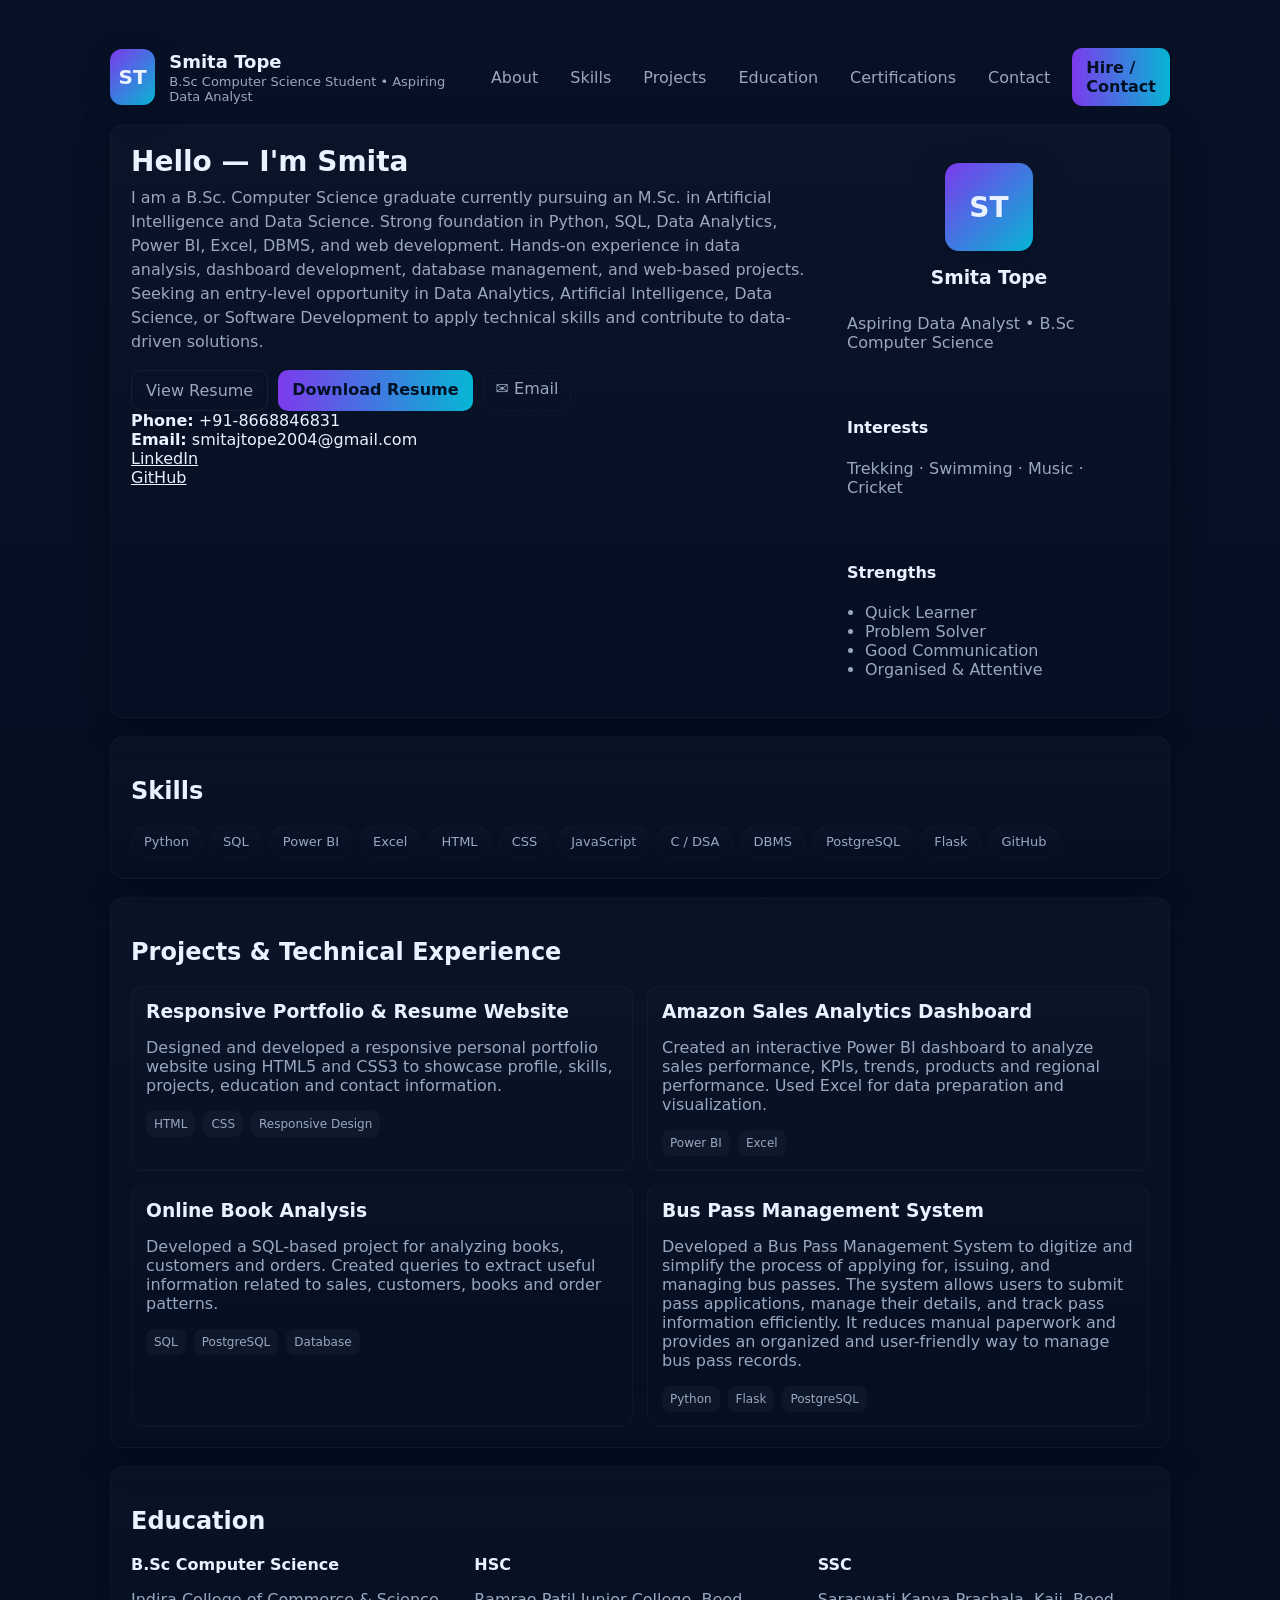
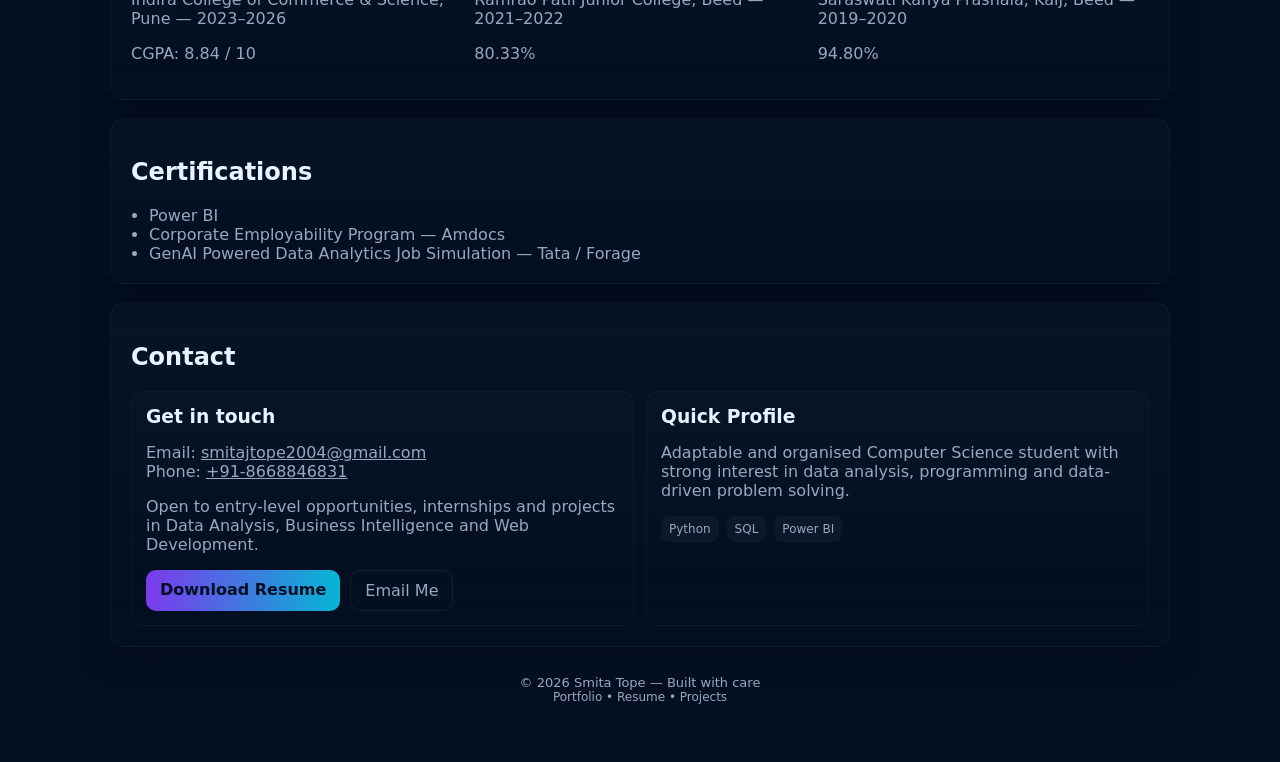
<file: index.html>
<!doctype html>
<html lang="en">
<head>
  <meta charset="utf-8">
  <meta name="viewport" content="width=device-width, initial-scale=1">
  <title>Smita Tope — Computer Science Student</title>
  <meta name="description" content="Portfolio of Smita Tope — Computer Science student and aspiring Data Analyst.">
  <link rel="stylesheet" href="smita_portfolio.css">
  <link rel="icon" href="data:;base64,iVBORw0KGgo=">
</head>

<body>
<div class="wrap">

  <header class="site-header">
    <div class="brand">
      <div class="avatar">ST</div>
      <div class="brand-text">
        <div class="name">Smita Tope</div>
        <div class="title">B.Sc Computer Science Student • Aspiring Data Analyst</div>
      </div>
    </div>

    <nav class="nav">
      <button class="nav-toggle" id="navToggle" aria-label="Toggle menu">☰</button>
      <ul class="nav-list" id="navList">
        <li><a href="#about">About</a></li>
        <li><a href="#skills">Skills</a></li>
        <li><a href="#projects">Projects</a></li>
        <li><a href="#education">Education</a></li>
        <li><a href="#certs">Certifications</a></li>
        <li><a href="#contact">Contact</a></li>
      </ul>
      <a class="btn-primary" href="#contact">Hire / Contact</a>
    </nav>
  </header>

  <main>
    <section id="about" class="panel hero">
      <div class="hero-left">
        <h1>Hello — I'm Smita</h1>

        <p class="lead">
           I am a B.Sc. Computer Science graduate currently pursuing an M.Sc. in Artificial Intelligence and Data Science. Strong foundation in Python, SQL, Data Analytics, Power BI, Excel, DBMS, and web development. Hands-on experience in data analysis, dashboard development, database management, and web-based projects. Seeking an entry-level opportunity in Data Analytics, Artificial Intelligence, Data Science, or Software Development to apply technical skills and contribute to data-driven solutions.
        </p>

        <div class="cta-row">
          <a class="btn-outline" href="smita_tope_resume.pdf" target="_blank">
            View Resume
          </a>

          <a class="btn-primary" href="smita_tope_resume.pdf" download>
            Download Resume
          </a>

          <a class="btn-ghost" href="mailto:smitajtope2004@gmail.com">
            ✉️ Email
          </a>
        </div>

        <div class="quick-contact">
          <div><strong>Phone:</strong> +91-8668846831</div>
          <div><strong>Email:</strong> smitajtope2004@gmail.com</div>
        </div>

        <div class="social">
          <a href="https://www.linkedin.com/in/smita-tope-60476a2a2/" target="_blank" rel="noopener">LinkedIn</a>
          <br>
          <a href="https://github.com/smitajtope2004" target="_blank" rel="noopener">GitHub</a>
        </div>
      </div>

      <div class="hero-right profile-card">
        <div class="avatar-large">ST</div>
        <h3 class="name-sm">Smita Tope</h3>
        <p class="muted">Aspiring Data Analyst • B.Sc Computer Science</p>

        <div class="card-block">
          <h4>Interests</h4>
          <p class="muted">Trekking · Swimming · Music · Cricket</p>
        </div>

        <div class="card-block">
          <h4>Strengths</h4>
          <ul class="muted small-list">
            <li>Quick Learner</li>
            <li>Problem Solver</li>
            <li>Good Communication</li>
            <li>Organised & Attentive</li>
          </ul>
        </div>
      </div>
    </section>

    <section id="skills" class="panel">
      <h2>Skills</h2>
      <div class="chips">
        <span class="chip">Python</span>
        <span class="chip">SQL</span>
        <span class="chip">Power BI</span>
        <span class="chip">Excel</span>
        <span class="chip">HTML</span>
        <span class="chip">CSS</span>
        <span class="chip">JavaScript</span>
        <span class="chip">C / DSA</span>
        <span class="chip">DBMS</span>
        <span class="chip">PostgreSQL</span>
        <span class="chip">Flask</span>
        <span class="chip">GitHub</span>
      </div>
    </section>

    <section id="projects" class="panel">
      <h2>Projects & Technical Experience</h2>

      <div class="grid">
        <article class="card">
          <h3>Responsive Portfolio & Resume Website</h3>
          <p class="muted">
            Designed and developed a responsive personal portfolio website
            using HTML5 and CSS3 to showcase profile, skills, projects,
            education and contact information.
          </p>
          <div class="tags">
            <span>HTML</span><span>CSS</span><span>Responsive Design</span>
          </div>
        </article>

        <article class="card">
          <h3>Amazon Sales Analytics Dashboard</h3>
          <p class="muted">
            Created an interactive Power BI dashboard to analyze sales
            performance, KPIs, trends, products and regional performance.
            Used Excel for data preparation and visualization.
          </p>
          <div class="tags">
            <span>Power BI</span><span>Excel</span>
          </div>
        </article>

        <article class="card">
          <h3>Online Book Analysis</h3>
          <p class="muted">
            Developed a SQL-based project for analyzing books, customers
            and orders. Created queries to extract useful information
            related to sales, customers, books and order patterns.
          </p>
          <div class="tags">
            <span>SQL</span><span>PostgreSQL</span><span>Database</span>
          </div>
        </article>

        <article class="card">
          <h3>Bus Pass Management System</h3>
          <p class="muted">
            Developed a Bus Pass Management System to digitize and simplify the process of applying for, issuing, and managing bus passes. The system allows users to submit pass applications, manage their details, and track pass information efficiently. It reduces manual paperwork and provides an organized and user-friendly way to manage bus pass records.

          </p>
          <div class="tags">
            <span>Python</span><span>Flask</span><span>PostgreSQL</span>
          </div>
        </article>
      </div>
    </section>

    <section id="education" class="panel">
      <h2>Education</h2>

      <div class="edu-grid">
        <div class="edu-item">
          <h4>B.Sc Computer Science</h4>
          <p class="muted">Indira College of Commerce & Science, Pune — 2023–2026</p>
          <p class="muted">CGPA: 8.84 / 10</p>
        </div>

        <div class="edu-item">
          <h4>HSC</h4>
          <p class="muted">Ramrao Patil Junior College, Beed — 2021–2022</p>
          <p class="muted">80.33%</p>
        </div>

        <div class="edu-item">
          <h4>SSC</h4>
          <p class="muted">Saraswati Kanya Prashala, Kaij, Beed — 2019–2020</p>
          <p class="muted">94.80%</p>
        </div>
      </div>
    </section>

    <section id="certs" class="panel">
      <h2>Certifications</h2>
      <ul class="muted cert-list">
        <li>Power BI</li>
        <li>Corporate Employability Program — Amdocs</li>
        <li>GenAI Powered Data Analytics Job Simulation — Tata / Forage</li>
      </ul>
    </section>

    <section id="contact" class="panel contact-panel">
      <h2>Contact</h2>

      <div class="contact-grid">
        <div class="contact-card card">
          <h3>Get in touch</h3>

          <p class="muted">
            Email:
            <a href="mailto:smitajtope2004@gmail.com">smitajtope2004@gmail.com</a>
            <br>
            Phone:
            <a href="tel:+918668846831">+91-8668846831</a>
          </p>

          <p class="muted">
            Open to entry-level opportunities, internships and projects
            in Data Analysis, Business Intelligence and Web Development.
          </p>

          <div class="cta-row">
            <a class="btn-primary" href="smita_tope_resume.pdf" download>
              Download Resume
            </a>

            <a class="btn-outline" href="mailto:smitajtope2004@gmail.com">
              Email Me
            </a>
          </div>
        </div>

        <div class="contact-card card">
          <h3>Quick Profile</h3>
          <p class="muted">
            Adaptable and organised Computer Science student with strong
            interest in data analysis, programming and data-driven
            problem solving.
          </p>

          <div class="tags">
            <span>Python</span><span>SQL</span><span>Power BI</span>
          </div>
        </div>
      </div>
    </section>
  </main>

  <footer class="site-footer">
    <div>© <span id="year"></span> Smita Tope — Built with care</div>
    <div class="muted small">Portfolio • Resume • Projects</div>
  </footer>

</div>

<script>
  document.getElementById("year").textContent = new Date().getFullYear();

  const navToggle = document.getElementById("navToggle");
  const navList = document.getElementById("navList");

  navToggle.addEventListener("click", function () {
    navList.classList.toggle("open");
  });
</script>

</body>
</html>
</file>
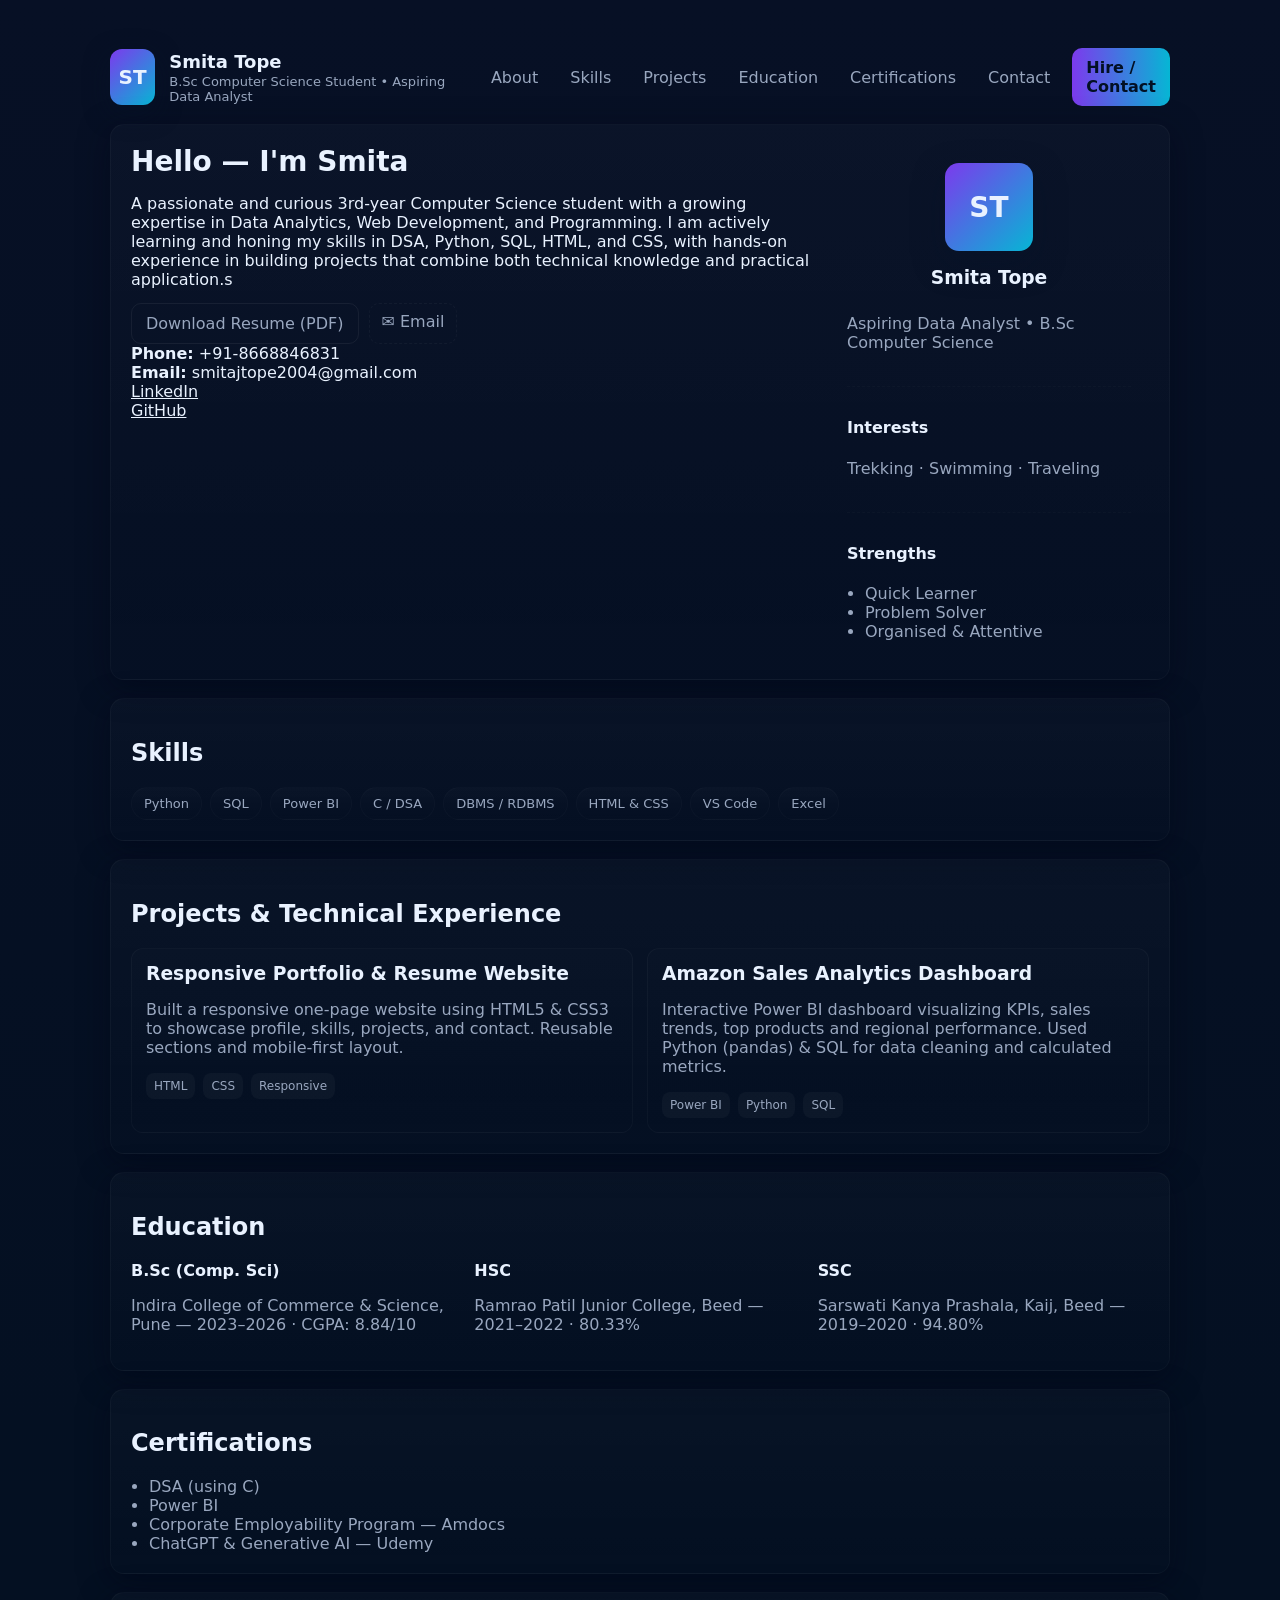
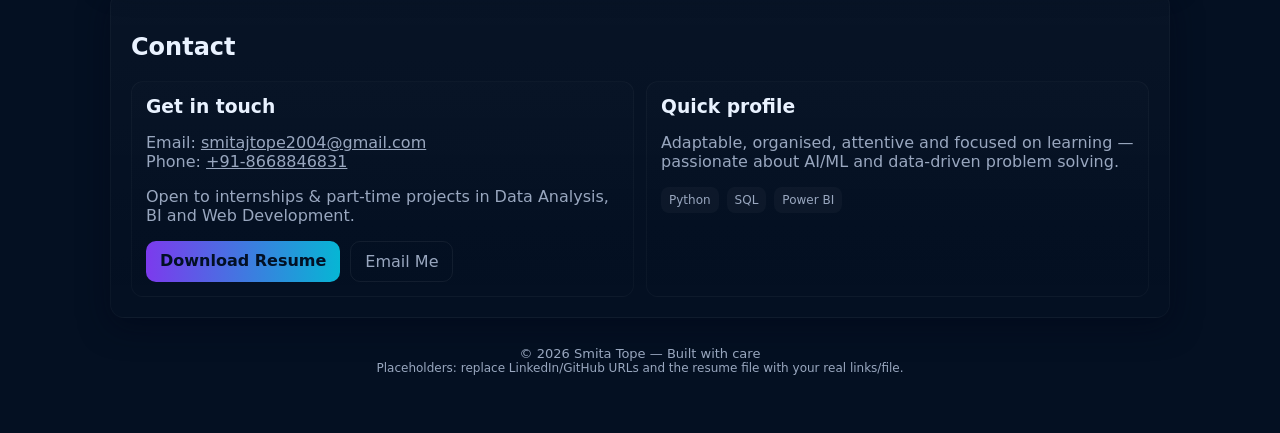
<file: smita_portfolio.html>
<!doctype html>
<html lang="en">
<head>
  <meta charset="utf-8" />
  <meta name="viewport" content="width=device-width,initial-scale=1" />
  <title>Smita Tope — B.Sc Computer Science Student</title>
  <meta name="description" content="Portfolio of Smita Tope — Aspiring Data Analyst. Skills: Python, SQL, Power BI, HTML, CSS. Projects, resume and contact." />
  <link rel="stylesheet" href="smita_portfolio.css" />
  <link rel="icon" href="data:;base64,iVBORw0KGgo=">
</head>
<body>
  <div class="wrap">
    <header class="site-header">
      <div class="brand">
        <div class="avatar">ST</div>
        <div class="brand-text">
          <div class="name">Smita Tope</div>
          <div class="title">B.Sc Computer Science Student • Aspiring Data Analyst</div>
        </div>
      </div>

      <nav class="nav">
        <button class="nav-toggle" id="navToggle" aria-label="toggle menu">☰</button>
        <ul class="nav-list" id="navList">
          <li><a href="#about">About</a></li>
          <li><a href="#skills">Skills</a></li>
          <li><a href="#projects">Projects</a></li>
          <li><a href="#education">Education</a></li>
          <li><a href="#certs">Certifications</a></li>
          <li><a href="#contact">Contact</a></li>
        </ul>
        <a class="btn-primary" href="#contact">Hire / Contact</a>
      </nav>
    </header>

    <main>
      <section id="about" class="panel hero">
        <div class="hero-left">
          <h1>Hello — I'm Smita</h1>
          <p class="lead"></p> A passionate and curious 3rd-year Computer Science student with a growing expertise in Data Analytics, Web Development, and Programming. I am actively learning and honing my skills in DSA, Python, SQL, HTML, and CSS, with hands-on experience in building projects that combine both technical knowledge and practical application.s
          <div class="cta-row">
            <a class="btn-outline" href="smita_tope.resume.pdf" download>Download Resume (PDF)</a>
            <a class="btn-ghost" href="mailto:smitajtope2004@gmail.com">✉️ Email</a>
          </div>

          <div class="quick-contact">
            <div><strong>Phone:</strong> +91-8668846831</div>
            <div><strong>Email:</strong> smitajtope2004@gmail.com</div>
          </div>

          <div class="social">
            <!-- Replace the hrefs with your real profiles -->
            <a href="https://www.linkedin.com/in/smita-tope-60476a2a2" target="_blank" rel="noopener">LinkedIn</a><br>
            <a href="https://github.com/smitajtope2004" target="_blank" rel="noopener">GitHub</a>
          </div>
        </div>

        <div class="hero-right profile-card">
          <div class="avatar-large">ST</div>
          <h3 class="name-sm">Smita Tope</h3>
          <p class="muted">Aspiring Data Analyst • B.Sc Computer Science</p>

          <div class="card-block">
            <h4>Interests</h4>
            <p class="muted">Trekking · Swimming · Traveling</p>
          </div>

          <div class="card-block">
            <h4>Strengths</h4>
            <ul class="muted small-list">
              <li>Quick Learner</li>
              <li>Problem Solver</li>
              <li>Organised & Attentive</li>
            </ul>
          </div>
        </div>
      </section>

      <section id="skills" class="panel">
        <h2>Skills</h2>
        <div class="chips">
          <span class="chip">Python</span>
          <span class="chip">SQL</span>
          <span class="chip">Power BI</span>
          <span class="chip">C / DSA</span>
          <span class="chip">DBMS / RDBMS</span>
          <span class="chip">HTML & CSS</span>
          <span class="chip">VS Code</span>
          <span class="chip">Excel</span>
        </div>
      </section>

      <section id="projects" class="panel">
        <h2>Projects & Technical Experience</h2>
        <div class="grid">
          <article class="card">
            <h3>Responsive Portfolio & Resume Website</h3>
            <p class="muted">Built a responsive one-page website using HTML5 & CSS3 to showcase profile, skills, projects, and contact. Reusable sections and mobile-first layout.</p>
            <div class="tags"><span>HTML</span><span>CSS</span><span>Responsive</span></div>
          </article>

          <article class="card">
            <h3>Amazon Sales Analytics Dashboard</h3>
            <p class="muted">Interactive Power BI dashboard visualizing KPIs, sales trends, top products and regional performance. Used Python (pandas) & SQL for data cleaning and calculated metrics.</p>
            <div class="tags"><span>Power BI</span><span>Python</span><span>SQL</span></div>
          </article>

          
        </div>
      </section>

      <section id="education" class="panel">
        <h2>Education</h2>
        <div class="edu-grid">
          <div class="edu-item">
            <h4>B.Sc (Comp. Sci)</h4>
            <p class="muted">Indira College of Commerce & Science, Pune — 2023–2026 · CGPA: 8.84/10</p>
          </div>
          <div class="edu-item">
            <h4>HSC</h4>
            <p class="muted">Ramrao Patil Junior College, Beed — 2021–2022 · 80.33%</p>
          </div>
          <div class="edu-item">
            <h4>SSC</h4>
            <p class="muted">Sarswati Kanya Prashala, Kaij, Beed — 2019–2020 · 94.80%</p>
          </div>
        </div>
      </section>

      <section id="certs" class="panel">
        <h2>Certifications</h2>
        <ul class="muted cert-list">
          <li>DSA (using C)</li>
          <li>Power BI</li>
          <li>Corporate Employability Program — Amdocs</li>
          <li>ChatGPT & Generative AI — Udemy</li>
        </ul>
      </section>

      <section id="contact" class="panel contact-panel">
        <h2>Contact</h2>
        <div class="contact-grid">
          <div class="contact-card card">
            <h3>Get in touch</h3>
            <p class="muted">Email: <a href="mailto:smitajtope2004@gmail.com">smitajtope2004@gmail.com</a><br>Phone: <a href="tel:+918668846831">+91-8668846831</a></p>
            <p class="muted">Open to internships & part-time projects in Data Analysis, BI and Web Development.</p>
            <div class="cta-row">
              <a class="btn-primary" href="smita_tope.resume.pdf" download>Download Resume</a>
              <a class="btn-outline" href="mailto:smitajtope2004@gmail.com">Email Me</a>
            </div>
          </div>

          <div class="contact-card card">
            <h3>Quick profile</h3>
            <p class="muted">Adaptable, organised, attentive and focused on learning — passionate about AI/ML and data-driven problem solving.</p>
            <div class="tags"><span>Python</span><span>SQL</span><span>Power BI</span></div>
          </div>
        </div>
      </section>
    </main>

    <footer class="site-footer">
      <div>© <span id="year"></span> Smita Tope — Built with care</div>
      <div class="muted small">Placeholders: replace LinkedIn/GitHub URLs and the resume file with your real links/file.</div>
    </footer>
  </div>

<script>
  // small interaction: nav toggle & year
  document.getElementById('year').textContent = new Date().getFullYear();
  const navToggle = document.getElementById('navToggle');
  const navList = document.getElementById('navList');
  navToggle.addEventListener('click', () => {
    navList.classList.toggle('open');
  });
</script>
</body>
</html>
</file>
<file: smita_portfolio.css>
:root{
  --bg:#071025;
  --panel:#081226;
  --muted:#99a7bf;
  --accent:#7c3aed;
  --accent-2:#06b6d4;
  --glass: rgba(255,255,255,0.03);
  --radius:14px;
  --maxw:1100px;
  --text:#e9f2ff;
  color-scheme: dark;
  font-family: Inter, ui-sans-serif, system-ui, -apple-system, 'Segoe UI', Roboto, Arial;
}

/* Reset + layout */
*{box-sizing:border-box}
body{
  margin:0;
  background: linear-gradient(180deg,var(--bg), #041022 70%);
  color:var(--text);
  -webkit-font-smoothing:antialiased;
  -moz-osx-font-smoothing:grayscale;
}
.wrap{max-width:var(--maxw);margin:28px auto;padding:20px}

/* Header */
.site-header{
  display:flex;
  align-items:center;
  justify-content:space-between;
  gap:18px;
}
.brand{display:flex;gap:14px;align-items:center}
.avatar{
  width:56px;height:56px;border-radius:12px;
  background:linear-gradient(135deg,var(--accent),var(--accent-2));
  display:flex;align-items:center;justify-content:center;font-weight:700;font-size:20px;
  box-shadow:0 8px 24px rgba(7,18,40,0.6);
}
.brand-text .name{font-weight:700;font-size:18px}
.brand-text .title{font-size:13px;color:var(--muted);margin-top:2px}

/* Navigation */
.nav{display:flex;align-items:center;gap:12px}
.nav-list{list-style:none;margin:0;padding:0;display:flex;gap:12px;align-items:center}
.nav-list li a{color:var(--muted);text-decoration:none;padding:8px 10px;border-radius:8px}
.nav-list li a:hover{background:var(--glass);color:var(--text)}
.nav-toggle{display:none;background:transparent;border:0;color:var(--muted);font-size:20px}
.btn-primary{background:linear-gradient(90deg,var(--accent),var(--accent-2));color:#021024;padding:10px 14px;border-radius:10px;text-decoration:none;font-weight:700}

/* Responsive header */
@media (max-width:920px){
  .nav-list{position:absolute;top:72px;right:20px;flex-direction:column;background:linear-gradient(180deg,rgba(10,16,30,0.9),rgba(8,12,20,0.95));padding:12px;border-radius:10px;display:none}
  .nav-list.open{display:flex}
  .nav-toggle{display:inline-flex}
  .nav{gap:6px}
}

/* Panels & sections */
main{display:flex;flex-direction:column;gap:18px;margin-top:18px}
.panel{background:linear-gradient(180deg, rgba(255,255,255,0.02), transparent); padding:20px;border-radius:var(--radius);border:1px solid rgba(255,255,255,0.03);box-shadow:0 8px 30px rgba(2,6,23,0.5)}
.hero{display:grid;grid-template-columns:1fr 320px;gap:18px;align-items:start}
@media (max-width:920px){.hero{grid-template-columns:1fr}}

.hero h1{margin:0;font-size:28px}
.lead{color:var(--muted);margin-top:8px;line-height:1.5}
.cta-row{margin-top:14px;display:flex;gap:10px;flex-wrap:wrap}
.btn-outline{border:1px solid rgba(255,255,255,0.06);padding:10px 14px;border-radius:10px;color:var(--muted);text-decoration:none}
.btn-ghost{background:transparent;border:1px dashed rgba(255,255,255,0.04);padding:8px 12px;border-radius:10px;color:var(--muted);text-decoration:none}

/* Hero right card */
.profile-card{display:flex;flex-direction:column;gap:10px;align-items:center;padding:18px}
.avatar-large{width:88px;height:88px;border-radius:14px;background:linear-gradient(135deg,var(--accent),var(--accent-2));display:flex;align-items:center;justify-content:center;font-weight:800;font-size:28px;box-shadow:0 12px 30px rgba(7,18,40,0.6)}
.name-sm{margin:6px 0 0 0}
.muted{color:var(--muted)}

.card-block{width:100%;border-top:1px dashed rgba(255,255,255,0.02);padding-top:10px;margin-top:8px}

/* Chips / skills */
.chips{display:flex;flex-wrap:wrap;gap:8px;margin-top:12px}
.chip{background:linear-gradient(180deg, rgba(255,255,255,0.02), transparent);padding:8px 12px;border-radius:999px;font-size:13px;color:var(--muted);border:1px solid rgba(255,255,255,0.02)}

/* Projects grid */
.grid{display:grid;grid-template-columns:repeat(2,1fr);gap:14px;margin-top:12px}
@media (max-width:760px){.grid{grid-template-columns:1fr}}
.card{background:linear-gradient(180deg, rgba(255,255,255,0.01), transparent);padding:14px;border-radius:12px;border:1px solid rgba(255,255,255,0.03)}
.card h3{margin:0 0 8px 0}
.tags{display:flex;gap:8px;margin-top:10px}
.tags span{background:rgba(255,255,255,0.03);padding:6px 8px;border-radius:8px;font-size:12px;color:var(--muted)}

/* Education & certs */
.edu-grid{display:grid;grid-template-columns:repeat(3,1fr);gap:12px;margin-top:12px}
@media (max-width:920px){.edu-grid{grid-template-columns:1fr}}
.edu-item h4{margin:0}
.cert-list{margin:8px 0 0 0;padding-left:18px}

/* Contact */
.contact-panel .contact-grid{display:grid;grid-template-columns:1fr 1fr;gap:12px}
@media (max-width:760px){.contact-panel .contact-grid{grid-template-columns:1fr}}
.contact-card.card{min-height:140px}

/* Footer */
.site-footer{margin-top:18px;text-align:center;color:var(--muted);font-size:13px;padding:10px}

/* Small utilities */
.small{font-size:12px}
.small-list{margin:6px 0 0 0;padding-left:18px}
a{color:inherit}
a:hover{text-decoration:underline}

/* subtle interactive hover */
.card:hover{transform:translateY(-6px);transition:transform 220ms ease, box-shadow 220ms ease;box-shadow:0 18px 40px rgba(2,6,23,0.6)}
.btn-primary:hover{opacity:0.95;transform:translateY(-2px)}
</file>
